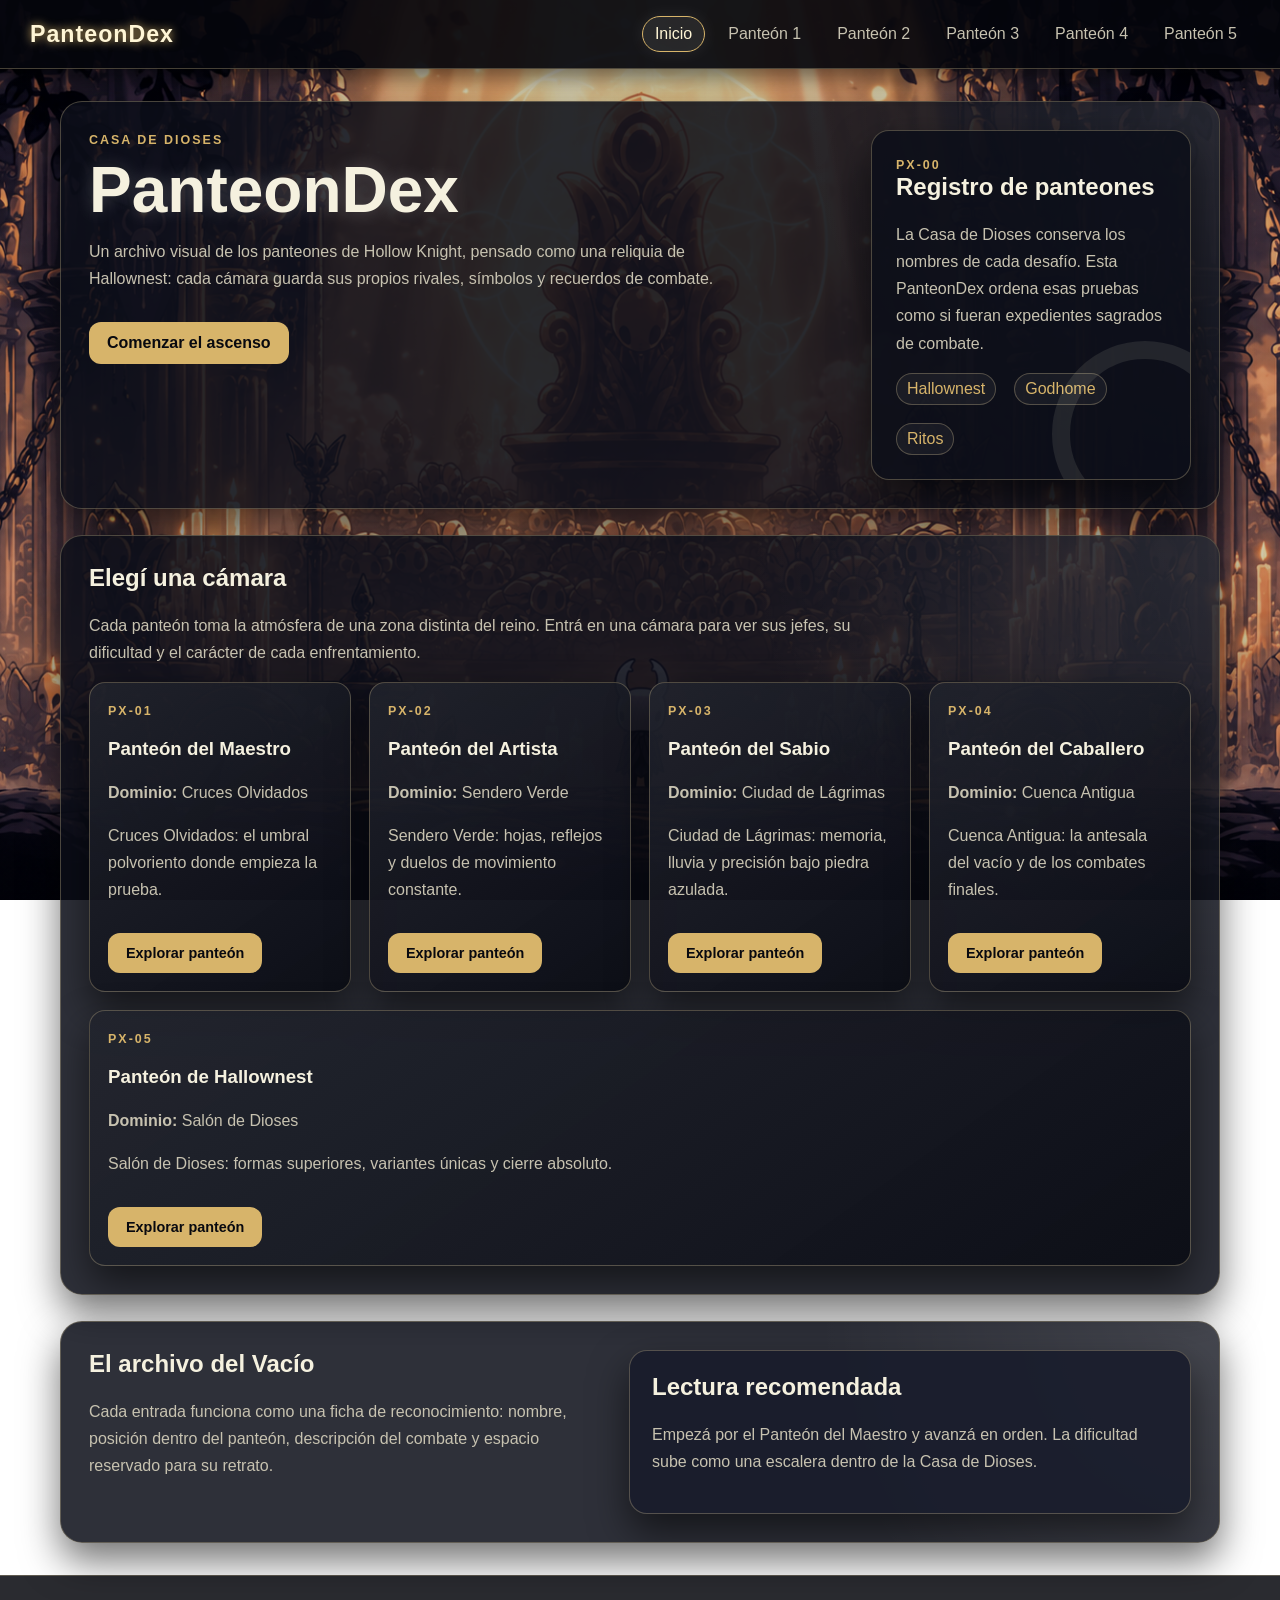
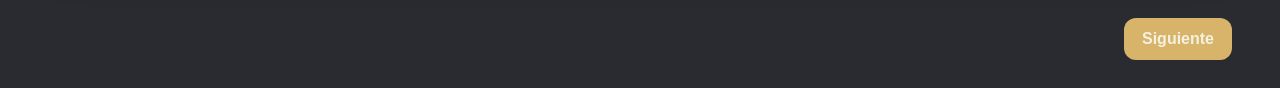
<file: index.html>
<!DOCTYPE html>
<html lang="es">
<head>
  <meta charset="UTF-8">
  <meta name="viewport" content="width=device-width, initial-scale=1.0">
  <title>PanteonDex | Inicio</title>
  <link rel="stylesheet" href="styles.css">
</head>
<body class="zona-inicio">
  <header class="encabezado-sitio">
  <a class="marca" href="index.html">PanteonDex</a>
  <nav class="navegacion-principal" aria-label="Navegación principal">
    <a href="index.html" class="activo">Inicio</a>
    <a href="paginas/panteon-1.html">Panteón 1</a>
    <a href="paginas/panteon-2.html">Panteón 2</a>
    <a href="paginas/panteon-3.html">Panteón 3</a>
    <a href="paginas/panteon-4.html">Panteón 4</a>
    <a href="paginas/panteon-5.html">Panteón 5</a>
  </nav>
</header>

  <main>
    <section class="panel heroe panel-con-fondo">
      <div class="texto-heroe">
        <span class="ceja">Casa de Dioses</span>
        <h1>PanteonDex</h1>
        <p>Un archivo visual de los panteones de Hollow Knight, pensado como una reliquia de Hallownest: cada cámara guarda sus propios rivales, símbolos y recuerdos de combate.</p>
        <a class="boton" href="paginas/panteon-1.html">Comenzar el ascenso</a>
      </div>

      <article class="tarjeta-dex tarjeta-introduccion">
        <span class="numero-dex">PX-00</span>
        <h2>Registro de panteones</h2>
        <p>La Casa de Dioses conserva los nombres de cada desafío. Esta PanteonDex ordena esas pruebas como si fueran expedientes sagrados de combate.</p>
        <div class="linea-estado">
          <span>Hallownest</span>
          <span>Godhome</span>
          <span>Ritos</span>
        </div>
      </article>
    </section>

    <section class="panel panel-con-fondo">
      <h2>Elegí una cámara</h2>
      <p class="texto-seccion">Cada panteón toma la atmósfera de una zona distinta del reino. Entrá en una cámara para ver sus jefes, su dificultad y el carácter de cada enfrentamiento.</p>
      <div class="fila-tarjetas">
        <a class="tarjeta-mini tarjeta-zona-1" href="paginas/panteon-1.html" aria-label="Explorar Panteón del Maestro">
          <span class="numero-dex">PX-01</span>
          <h3>Panteón del Maestro</h3>
          <p><strong>Dominio:</strong> Cruces Olvidados</p>
          <p>Cruces Olvidados: el umbral polvoriento donde empieza la prueba.</p>
          <span class="llamada-tarjeta">Explorar panteón</span>
        </a>
<a class="tarjeta-mini tarjeta-zona-2" href="paginas/panteon-2.html" aria-label="Explorar Panteón del Artista">
          <span class="numero-dex">PX-02</span>
          <h3>Panteón del Artista</h3>
          <p><strong>Dominio:</strong> Sendero Verde</p>
          <p>Sendero Verde: hojas, reflejos y duelos de movimiento constante.</p>
          <span class="llamada-tarjeta">Explorar panteón</span>
        </a>
<a class="tarjeta-mini tarjeta-zona-3" href="paginas/panteon-3.html" aria-label="Explorar Panteón del Sabio">
          <span class="numero-dex">PX-03</span>
          <h3>Panteón del Sabio</h3>
          <p><strong>Dominio:</strong> Ciudad de Lágrimas</p>
          <p>Ciudad de Lágrimas: memoria, lluvia y precisión bajo piedra azulada.</p>
          <span class="llamada-tarjeta">Explorar panteón</span>
        </a>
<a class="tarjeta-mini tarjeta-zona-4" href="paginas/panteon-4.html" aria-label="Explorar Panteón del Caballero">
          <span class="numero-dex">PX-04</span>
          <h3>Panteón del Caballero</h3>
          <p><strong>Dominio:</strong> Cuenca Antigua</p>
          <p>Cuenca Antigua: la antesala del vacío y de los combates finales.</p>
          <span class="llamada-tarjeta">Explorar panteón</span>
        </a>
<a class="tarjeta-mini tarjeta-zona-5" href="paginas/panteon-5.html" aria-label="Explorar Panteón de Hallownest">
          <span class="numero-dex">PX-05</span>
          <h3>Panteón de Hallownest</h3>
          <p><strong>Dominio:</strong> Salón de Dioses</p>
          <p>Salón de Dioses: formas superiores, variantes únicas y cierre absoluto.</p>
          <span class="llamada-tarjeta">Explorar panteón</span>
        </a>
      </div>
    </section>

    <section class="panel dos-columnas panel-con-fondo">
      <article>
        <h2>El archivo del Vacío</h2>
        <p>Cada entrada funciona como una ficha de reconocimiento: nombre, posición dentro del panteón, descripción del combate y espacio reservado para su retrato.</p>
      </article>
      <aside class="caja-nota">
        <h2>Lectura recomendada</h2>
        <p>Empezá por el Panteón del Maestro y avanzá en orden. La dificultad sube como una escalera dentro de la Casa de Dioses.</p>
      </aside>
    </section>
  </main>

  <footer class="pie-navegacion pie-inicio">
    <a class="boton-navegacion" href="paginas/panteon-1.html">Siguiente</a>
  </footer>
</body>
</html>
</file>
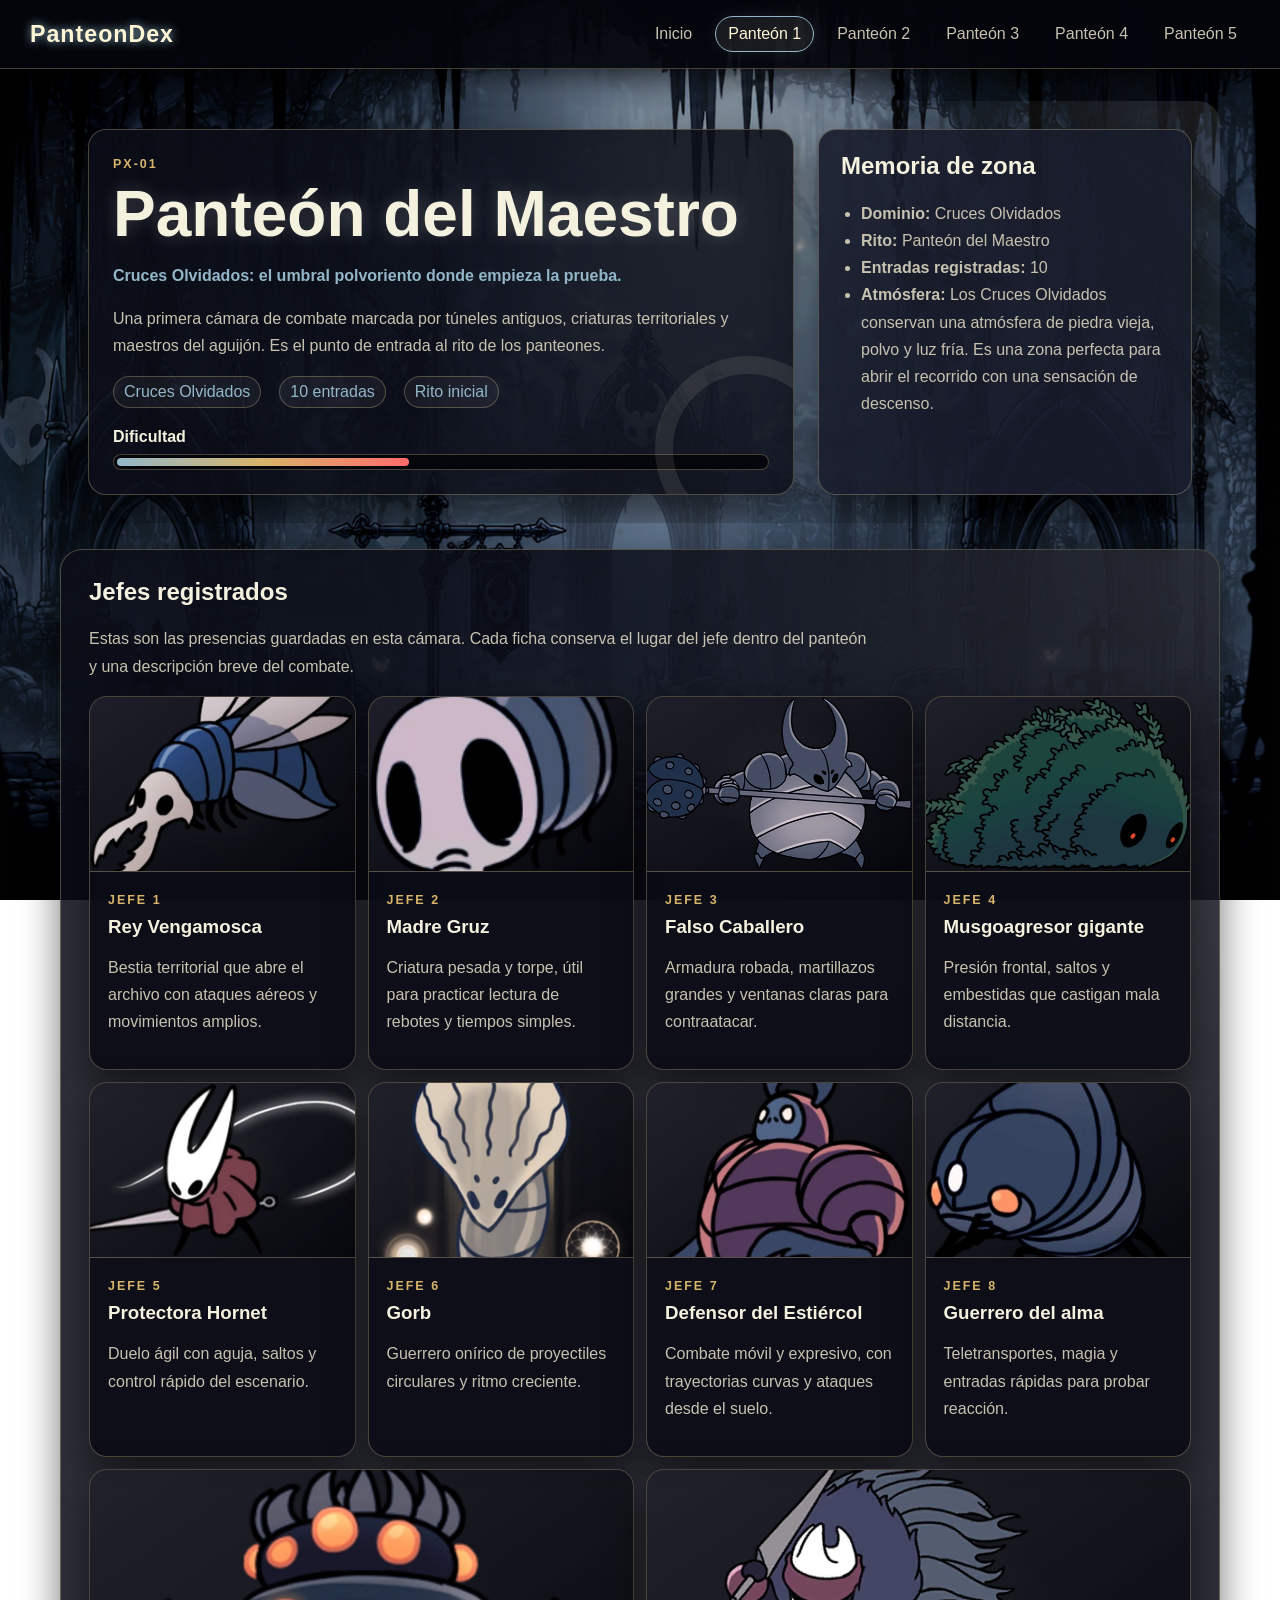
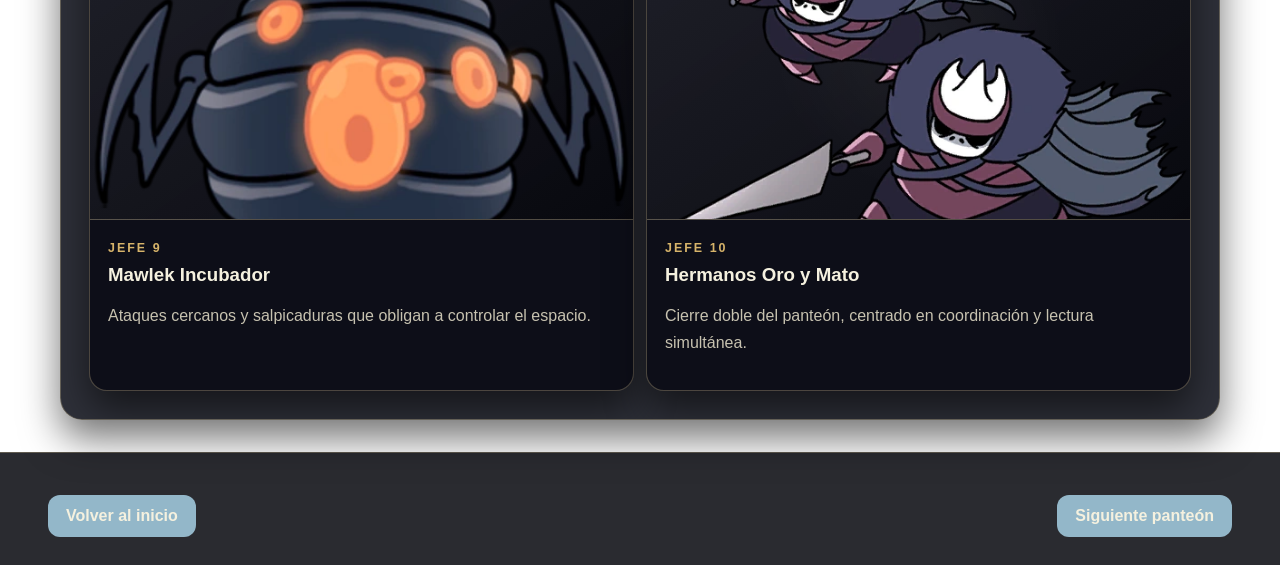
<file: paginas/panteon-1.html>
<!DOCTYPE html>
<html lang="es">
<head>
  <meta charset="UTF-8">
  <meta name="viewport" content="width=device-width, initial-scale=1.0">
  <title>PanteonDex | Panteón del Maestro</title>
  <link rel="stylesheet" href="../styles.css">
</head>
<body class="zona-panteon-1">
  <header class="encabezado-sitio">
  <a class="marca" href="../index.html">PanteonDex</a>
  <nav class="navegacion-principal" aria-label="Navegación principal">
    <a href="../index.html">Inicio</a>
    <a href="panteon-1.html" class="activo">Panteón 1</a>
    <a href="panteon-2.html">Panteón 2</a>
    <a href="panteon-3.html">Panteón 3</a>
    <a href="panteon-4.html">Panteón 4</a>
    <a href="panteon-5.html">Panteón 5</a>
  </nav>
</header>

  <main class="pagina-panteon">
    <section class="distribucion-dex panel-con-fondo">
      <article class="tarjeta-dex entrada-principal">
        <span class="numero-dex">PX-01</span>
        <h1>Panteón del Maestro</h1>
        <p class="subtitulo">Cruces Olvidados: el umbral polvoriento donde empieza la prueba.</p>
        <p>Una primera cámara de combate marcada por túneles antiguos, criaturas territoriales y maestros del aguijón. Es el punto de entrada al rito de los panteones.</p>
        <div class="linea-estado">
          <span>Cruces Olvidados</span>
          <span>10 entradas</span>
          <span>Rito inicial</span>
        </div>
        <div class="dificultad" aria-label="Dificultad 45 de 100">
          <span>Dificultad</span>
          <div class="barra"><div class="relleno" style="width: 45%;"></div></div>
        </div>
      </article>

      <aside class="panel-informacion">
        <h2>Memoria de zona</h2>
        <ul>
          <li><strong>Dominio:</strong> Cruces Olvidados</li>
          <li><strong>Rito:</strong> Panteón del Maestro</li>
          <li><strong>Entradas registradas:</strong> 10</li>
          <li><strong>Atmósfera:</strong> Los Cruces Olvidados conservan una atmósfera de piedra vieja, polvo y luz fría. Es una zona perfecta para abrir el recorrido con una sensación de descenso.</li>
        </ul>
      </aside>
    </section>

    <section class="panel panel-con-fondo">
      <h2>Jefes registrados</h2>
      <p class="texto-seccion">Estas son las presencias guardadas en esta cámara. Cada ficha conserva el lugar del jefe dentro del panteón y una descripción breve del combate.</p>
      <div class="lista-jefes">
        <article class="tarjeta-jefe">
          <div class="hueco-imagen">
            <img class="imagen-90" src="../Imagenes/imagenes-panteon-1/ReyVengamosca_Img1.png" alt="Retrato de Rey Vengamosca en la PanteonDex">
          </div>
          <div class="datos-jefe">
            <span class="etiqueta">Jefe 1</span>
            <h3>Rey Vengamosca</h3>
            <p>Bestia territorial que abre el archivo con ataques aéreos y movimientos amplios.</p>
          </div>
        </article>
        <article class="tarjeta-jefe">
          <div class="hueco-imagen">
            <img class="imagen-55" src="../Imagenes/imagenes-panteon-1/MadreGruz_Img2.png" alt="Retrato de Madre Gruz en la PanteonDex">
          </div>
          <div class="datos-jefe">
            <span class="etiqueta">Jefe 2</span>
            <h3>Madre Gruz</h3>
            <p>Criatura pesada y torpe, útil para practicar lectura de rebotes y tiempos simples.</p>
          </div>
        </article>
        <article class="tarjeta-jefe">
          <div class="hueco-imagen">
            <img src="../Imagenes/imagenes-panteon-1/FalsoCaballero_Img3.png" alt="Retrato de Falso Caballero en la PanteonDex">
          </div>
          <div class="datos-jefe">
            <span class="etiqueta">Jefe 3</span>
            <h3>Falso Caballero</h3>
            <p>Armadura robada, martillazos grandes y ventanas claras para contraatacar.</p>
          </div>
        </article>
        <article class="tarjeta-jefe">
          <div class="hueco-imagen">
            <img class="imagen-costado-90" src="../Imagenes/imagenes-panteon-1/MusgoagresorGigante_Img4.png" alt="Retrato de Musgoagresor gigante en la PanteonDex">
          </div>
          <div class="datos-jefe">
            <span class="etiqueta">Jefe 4</span>
            <h3>Musgoagresor gigante</h3>
            <p>Presión frontal, saltos y embestidas que castigan mala distancia.</p>
          </div>
        </article>
        <article class="tarjeta-jefe">
          <div class="hueco-imagen">
            <img src="../Imagenes/imagenes-panteon-1/ProtectoraHornet_Img5.png" alt="Retrato de Protectora Hornet en la PanteonDex">
          </div>
          <div class="datos-jefe">
            <span class="etiqueta">Jefe 5</span>
            <h3>Protectora Hornet</h3>
            <p>Duelo ágil con aguja, saltos y control rápido del escenario.</p>
          </div>
        </article>
        <article class="tarjeta-jefe">
          <div class="hueco-imagen">
            <img src="../Imagenes/imagenes-panteon-1/Gorb_Img6.png" alt="Retrato de Gorb en la PanteonDex">
          </div>
          <div class="datos-jefe">
            <span class="etiqueta">Jefe 6</span>
            <h3>Gorb</h3>
            <p>Guerrero onírico de proyectiles circulares y ritmo creciente.</p>
          </div>
        </article>
        <article class="tarjeta-jefe">
          <div class="hueco-imagen">
            <img class="imagen-30" src="../Imagenes/imagenes-panteon-1/DefensorDelEstiercol_Img7.png" alt="Retrato de Defensor del Estiércol en la PanteonDex">
          </div>
          <div class="datos-jefe">
            <span class="etiqueta">Jefe 7</span>
            <h3>Defensor del Estiércol</h3>
            <p>Combate móvil y expresivo, con trayectorias curvas y ataques desde el suelo.</p>
          </div>
        </article>
        <article class="tarjeta-jefe">
          <div class="hueco-imagen">
            <img class="imagen-90" src="../Imagenes/imagenes-panteon-1/GuerreroDelAlma_Img8.png" alt="Retrato de Guerrero del alma en la PanteonDex">
          </div>
          <div class="datos-jefe">
            <span class="etiqueta">Jefe 8</span>
            <h3>Guerrero del alma</h3>
            <p>Teletransportes, magia y entradas rápidas para probar reacción.</p>
          </div>
        </article>
        <article class="tarjeta-jefe">
          <div class="hueco-imagen imagen-agrandada">
            <img class="imagen-10" src="../Imagenes/imagenes-panteon-1/MawlekIncubador_Img9.png" alt="Retrato de Mawlek Incubador en la PanteonDex">
          </div>
          <div class="datos-jefe">
            <span class="etiqueta">Jefe 9</span>
            <h3>Mawlek Incubador</h3>
            <p>Ataques cercanos y salpicaduras que obligan a controlar el espacio.</p>
          </div>
        </article>
        <article class="tarjeta-jefe">
          <div class="hueco-imagen imagen-agrandada">
            <img src="../Imagenes/imagenes-panteon-1/HermanosOroYMato_Img10.png" alt="Retrato de Hermanos Oro y Mato en la PanteonDex">
          </div>
          <div class="datos-jefe">
            <span class="etiqueta">Jefe 10</span>
            <h3>Hermanos Oro y Mato</h3>
            <p>Cierre doble del panteón, centrado en coordinación y lectura simultánea.</p>
          </div>
        </article>
      </div>
    </section>
  </main>

  <footer class="pie-navegacion">
  <a class="boton-navegacion" href="../index.html">Volver al inicio</a>
  <a class="boton-navegacion" href="panteon-2.html">Siguiente panteón</a>
</footer>
</body>
</html>
</file>
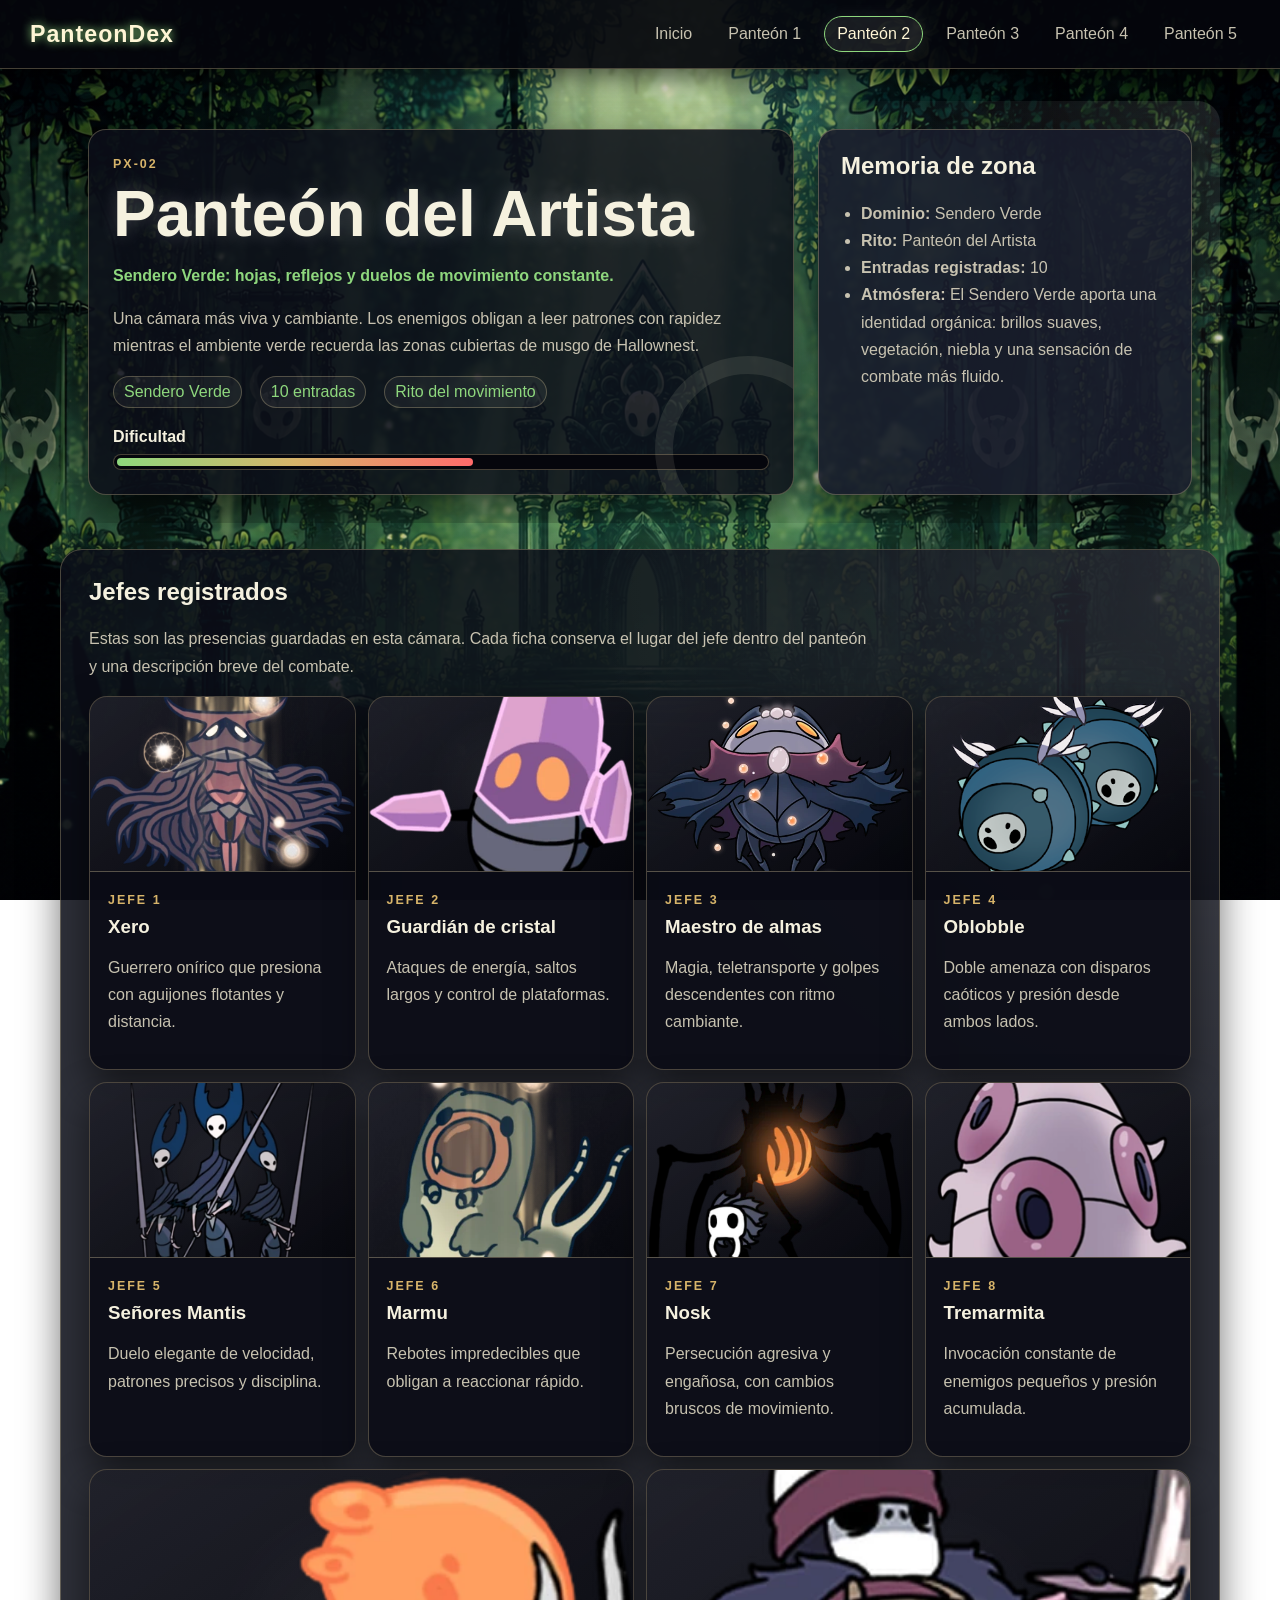
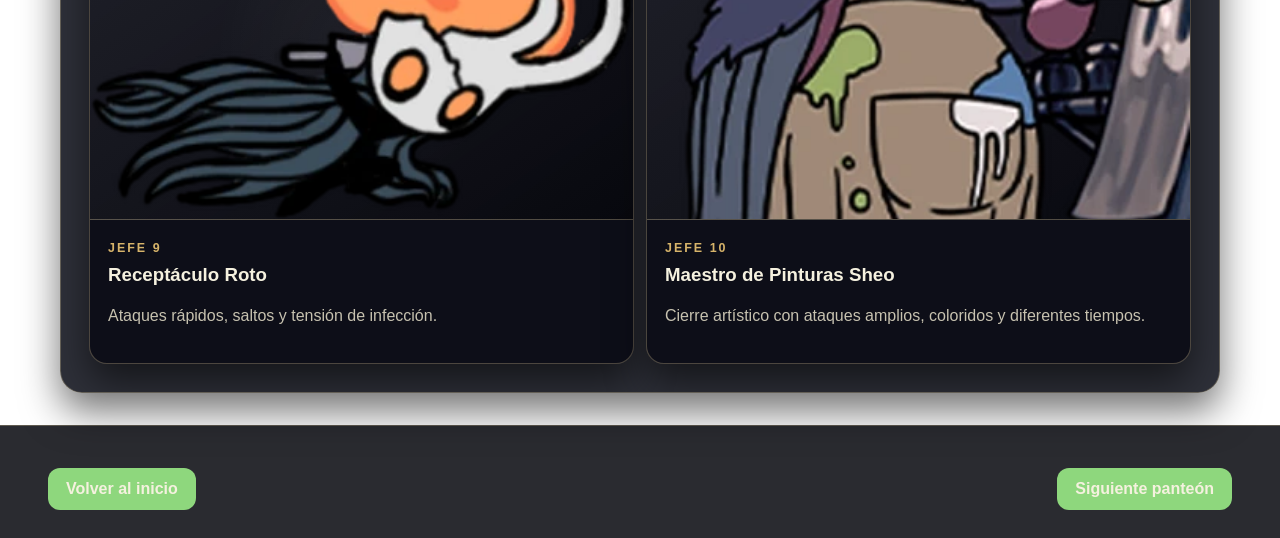
<file: paginas/panteon-2.html>
<!DOCTYPE html>
<html lang="es">
<head>
  <meta charset="UTF-8">
  <meta name="viewport" content="width=device-width, initial-scale=1.0">
  <title>PanteonDex | Panteón del Artista</title>
  <link rel="stylesheet" href="../styles.css">
</head>
<body class="zona-panteon-2">
  <header class="encabezado-sitio">
  <a class="marca" href="../index.html">PanteonDex</a>
  <nav class="navegacion-principal" aria-label="Navegación principal">
    <a href="../index.html">Inicio</a>
    <a href="panteon-1.html">Panteón 1</a>
    <a href="panteon-2.html" class="activo">Panteón 2</a>
    <a href="panteon-3.html">Panteón 3</a>
    <a href="panteon-4.html">Panteón 4</a>
    <a href="panteon-5.html">Panteón 5</a>
  </nav>
</header>

  <main class="pagina-panteon">
    <section class="distribucion-dex panel-con-fondo">
      <article class="tarjeta-dex entrada-principal">
        <span class="numero-dex">PX-02</span>
        <h1>Panteón del Artista</h1>
        <p class="subtitulo">Sendero Verde: hojas, reflejos y duelos de movimiento constante.</p>
        <p>Una cámara más viva y cambiante. Los enemigos obligan a leer patrones con rapidez mientras el ambiente verde recuerda las zonas cubiertas de musgo de Hallownest.</p>
        <div class="linea-estado">
          <span>Sendero Verde</span>
          <span>10 entradas</span>
          <span>Rito del movimiento</span>
        </div>
        <div class="dificultad" aria-label="Dificultad 55 de 100">
          <span>Dificultad</span>
          <div class="barra"><div class="relleno" style="width: 55%;"></div></div>
        </div>
      </article>

      <aside class="panel-informacion">
        <h2>Memoria de zona</h2>
        <ul>
          <li><strong>Dominio:</strong> Sendero Verde</li>
          <li><strong>Rito:</strong> Panteón del Artista</li>
          <li><strong>Entradas registradas:</strong> 10</li>
          <li><strong>Atmósfera:</strong> El Sendero Verde aporta una identidad orgánica: brillos suaves, vegetación, niebla y una sensación de combate más fluido.</li>
        </ul>
      </aside>
    </section>

    <section class="panel panel-con-fondo">
      <h2>Jefes registrados</h2>
      <p class="texto-seccion">Estas son las presencias guardadas en esta cámara. Cada ficha conserva el lugar del jefe dentro del panteón y una descripción breve del combate.</p>
      <div class="lista-jefes">
        <article class="tarjeta-jefe">
          <div class="hueco-imagen">
            <img src="../Imagenes/imagenes-panteon-2/Xero_Img1.png" alt="Retrato de Xero en la PanteonDex">
          </div>
          <div class="datos-jefe">
            <span class="etiqueta">Jefe 1</span>
            <h3>Xero</h3>
            <p>Guerrero onírico que presiona con aguijones flotantes y distancia.</p>
          </div>
        </article>
        <article class="tarjeta-jefe">
          <div class="hueco-imagen">
            <img src="../Imagenes/imagenes-panteon-2/GuardianDeCristal_Img2.png" alt="Retrato de Guardián de cristal en la PanteonDex">
          </div>
          <div class="datos-jefe">
            <span class="etiqueta">Jefe 2</span>
            <h3>Guardián de cristal</h3>
            <p>Ataques de energía, saltos largos y control de plataformas.</p>
          </div>
        </article>
        <article class="tarjeta-jefe">
          <div class="hueco-imagen">
            <img src="../Imagenes/imagenes-panteon-2/MaestroDeAlmas_Img3.png" alt="Retrato de Maestro de almas en la PanteonDex">
          </div>
          <div class="datos-jefe">
            <span class="etiqueta">Jefe 3</span>
            <h3>Maestro de almas</h3>
            <p>Magia, teletransporte y golpes descendentes con ritmo cambiante.</p>
          </div>
        </article>
        <article class="tarjeta-jefe">
          <div class="hueco-imagen">
            <img src="../Imagenes/imagenes-panteon-2/Oblobble_Img4.png" alt="Retrato de Oblobble en la PanteonDex">
          </div>
          <div class="datos-jefe">
            <span class="etiqueta">Jefe 4</span>
            <h3>Oblobble</h3>
            <p>Doble amenaza con disparos caóticos y presión desde ambos lados.</p>
          </div>
        </article>
        <article class="tarjeta-jefe">
          <div class="hueco-imagen">
            <img class="imagen-30" src="../Imagenes/imagenes-panteon-2/SenoresMantis_Img5.png" alt="Retrato de Señores Mantis en la PanteonDex">
          </div>
          <div class="datos-jefe">
            <span class="etiqueta">Jefe 5</span>
            <h3>Señores Mantis</h3>
            <p>Duelo elegante de velocidad, patrones precisos y disciplina.</p>
          </div>
        </article>
        <article class="tarjeta-jefe">
          <div class="hueco-imagen">
            <img class="imagen-40" src="../Imagenes/imagenes-panteon-2/Marmu_Img6.png" alt="Retrato de Marmu en la PanteonDex">
          </div>
          <div class="datos-jefe">
            <span class="etiqueta">Jefe 6</span>
            <h3>Marmu</h3>
            <p>Rebotes impredecibles que obligan a reaccionar rápido.</p>
          </div>
        </article>
        <article class="tarjeta-jefe">
          <div class="hueco-imagen">
            <img src="../Imagenes/imagenes-panteon-2/Nosk_Img7.png" alt="Retrato de Nosk en la PanteonDex">
          </div>
          <div class="datos-jefe">
            <span class="etiqueta">Jefe 7</span>
            <h3>Nosk</h3>
            <p>Persecución agresiva y engañosa, con cambios bruscos de movimiento.</p>
          </div>
        </article>
        <article class="tarjeta-jefe">
          <div class="hueco-imagen">
            <img class="imagen-10" src="../Imagenes/imagenes-panteon-2/Tremarmita_Img8.png" alt="Retrato de Tremarmita en la PanteonDex">
          </div>
          <div class="datos-jefe">
            <span class="etiqueta">Jefe 8</span>
            <h3>Tremarmita</h3>
            <p>Invocación constante de enemigos pequeños y presión acumulada.</p>
          </div>
        </article>
        <article class="tarjeta-jefe">
          <div class="hueco-imagen imagen-agrandada">
            <img src="../Imagenes/imagenes-panteon-2/ReceptaculoRoto_Img9.png" alt="Retrato de Receptáculo Roto en la PanteonDex">
          </div>
          <div class="datos-jefe">
            <span class="etiqueta">Jefe 9</span>
            <h3>Receptáculo Roto</h3>
            <p>Ataques rápidos, saltos y tensión de infección.</p>
          </div>
        </article>
        <article class="tarjeta-jefe">
          <div class="hueco-imagen imagen-agrandada">
            <img src="../Imagenes/imagenes-panteon-2/MaestroDePinturasSheo_Img10.png" alt="Retrato de Maestro de Pinturas Sheo en la PanteonDex">
          </div>
          <div class="datos-jefe">
            <span class="etiqueta">Jefe 10</span>
            <h3>Maestro de Pinturas Sheo</h3>
            <p>Cierre artístico con ataques amplios, coloridos y diferentes tiempos.</p>
          </div>
        </article>
      </div>
    </section>
  </main>

  <footer class="pie-navegacion">
  <a class="boton-navegacion" href="../index.html">Volver al inicio</a>
  <a class="boton-navegacion" href="panteon-3.html">Siguiente panteón</a>
</footer>
</body>
</html>
</file>
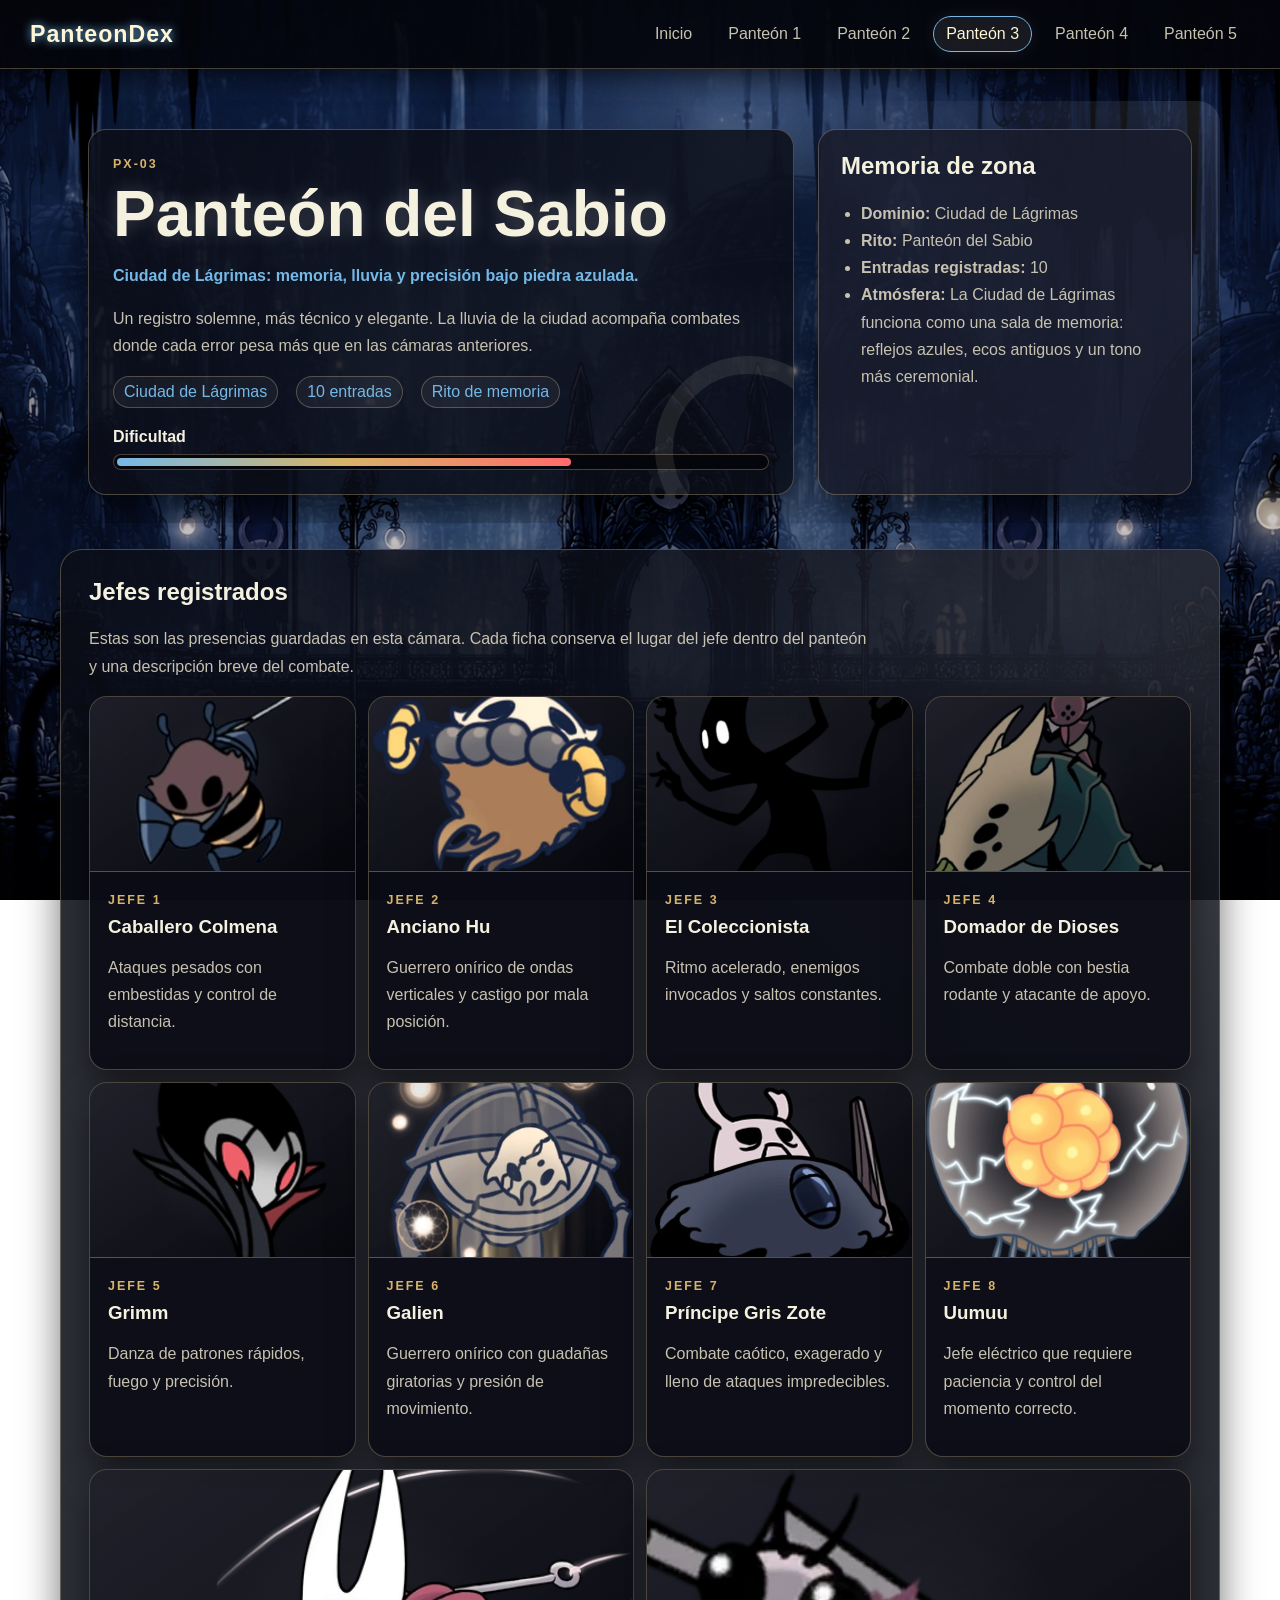
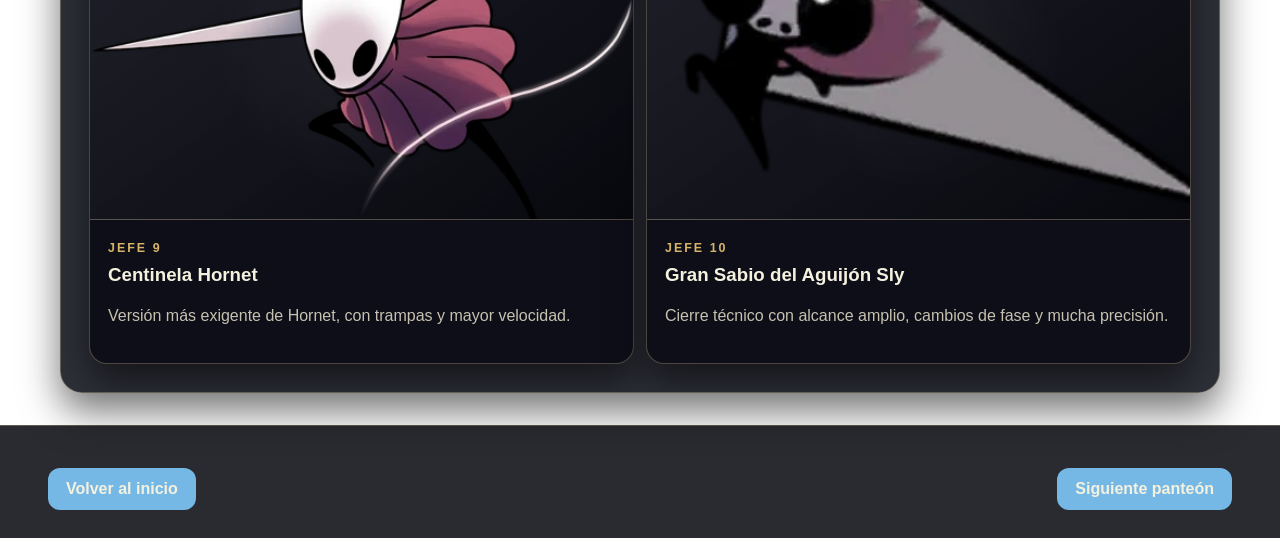
<file: paginas/panteon-3.html>
<!DOCTYPE html>
<html lang="es">
<head>
  <meta charset="UTF-8">
  <meta name="viewport" content="width=device-width, initial-scale=1.0">
  <title>PanteonDex | Panteón del Sabio</title>
  <link rel="stylesheet" href="../styles.css">
</head>
<body class="zona-panteon-3">
  <header class="encabezado-sitio">
  <a class="marca" href="../index.html">PanteonDex</a>
  <nav class="navegacion-principal" aria-label="Navegación principal">
    <a href="../index.html">Inicio</a>
    <a href="panteon-1.html">Panteón 1</a>
    <a href="panteon-2.html">Panteón 2</a>
    <a href="panteon-3.html" class="activo">Panteón 3</a>
    <a href="panteon-4.html">Panteón 4</a>
    <a href="panteon-5.html">Panteón 5</a>
  </nav>
</header>

  <main class="pagina-panteon">
    <section class="distribucion-dex panel-con-fondo">
      <article class="tarjeta-dex entrada-principal">
        <span class="numero-dex">PX-03</span>
        <h1>Panteón del Sabio</h1>
        <p class="subtitulo">Ciudad de Lágrimas: memoria, lluvia y precisión bajo piedra azulada.</p>
        <p>Un registro solemne, más técnico y elegante. La lluvia de la ciudad acompaña combates donde cada error pesa más que en las cámaras anteriores.</p>
        <div class="linea-estado">
          <span>Ciudad de Lágrimas</span>
          <span>10 entradas</span>
          <span>Rito de memoria</span>
        </div>
        <div class="dificultad" aria-label="Dificultad 70 de 100">
          <span>Dificultad</span>
          <div class="barra"><div class="relleno" style="width: 70%;"></div></div>
        </div>
      </article>

      <aside class="panel-informacion">
        <h2>Memoria de zona</h2>
        <ul>
          <li><strong>Dominio:</strong> Ciudad de Lágrimas</li>
          <li><strong>Rito:</strong> Panteón del Sabio</li>
          <li><strong>Entradas registradas:</strong> 10</li>
          <li><strong>Atmósfera:</strong> La Ciudad de Lágrimas funciona como una sala de memoria: reflejos azules, ecos antiguos y un tono más ceremonial.</li>
        </ul>
      </aside>
    </section>

    <section class="panel panel-con-fondo">
      <h2>Jefes registrados</h2>
      <p class="texto-seccion">Estas son las presencias guardadas en esta cámara. Cada ficha conserva el lugar del jefe dentro del panteón y una descripción breve del combate.</p>
      <div class="lista-jefes">
        <article class="tarjeta-jefe">
          <div class="hueco-imagen">
            <img src="../Imagenes/imagenes-panteon-3/CaballeroColmena_Img1.png" alt="Retrato de Caballero Colmena en la PanteonDex">
          </div>
          <div class="datos-jefe">
            <span class="etiqueta">Jefe 1</span>
            <h3>Caballero Colmena</h3>
            <p>Ataques pesados con embestidas y control de distancia.</p>
          </div>
        </article>
        <article class="tarjeta-jefe">
          <div class="hueco-imagen">
            <img src="../Imagenes/imagenes-panteon-3/AncianoHu_Img2.png" alt="Retrato de Anciano Hu en la PanteonDex">
          </div>
          <div class="datos-jefe">
            <span class="etiqueta">Jefe 2</span>
            <h3>Anciano Hu</h3>
            <p>Guerrero onírico de ondas verticales y castigo por mala posición.</p>
          </div>
        </article>
        <article class="tarjeta-jefe">
          <div class="hueco-imagen">
            <img src="../Imagenes/imagenes-panteon-3/ElColeccionista_Img3.png" alt="Retrato de El Coleccionista en la PanteonDex">
          </div>
          <div class="datos-jefe">
            <span class="etiqueta">Jefe 3</span>
            <h3>El Coleccionista</h3>
            <p>Ritmo acelerado, enemigos invocados y saltos constantes.</p>
          </div>
        </article>
        <article class="tarjeta-jefe">
          <div class="hueco-imagen">
            <img src="../Imagenes/imagenes-panteon-3/DomadorDeDioses_Img4.png" alt="Retrato de Domador de Dioses en la PanteonDex">
          </div>
          <div class="datos-jefe">
            <span class="etiqueta">Jefe 4</span>
            <h3>Domador de Dioses</h3>
            <p>Combate doble con bestia rodante y atacante de apoyo.</p>
          </div>
        </article>
        <article class="tarjeta-jefe">
          <div class="hueco-imagen">
            <img class="imagen-10" src="../Imagenes/imagenes-panteon-3/Grimm_Img5.png" alt="Retrato de Grimm en la PanteonDex">
          </div>
          <div class="datos-jefe">
            <span class="etiqueta">Jefe 5</span>
            <h3>Grimm</h3>
            <p>Danza de patrones rápidos, fuego y precisión.</p>
          </div>
        </article>
        <article class="tarjeta-jefe">
          <div class="hueco-imagen">
            <img class="imagen-40" src="../Imagenes/imagenes-panteon-3/Galien_Img6.png" alt="Retrato de Galien en la PanteonDex">
          </div>
          <div class="datos-jefe">
            <span class="etiqueta">Jefe 6</span>
            <h3>Galien</h3>
            <p>Guerrero onírico con guadañas giratorias y presión de movimiento.</p>
          </div>
        </article>
        <article class="tarjeta-jefe">
          <div class="hueco-imagen">
            <img class="imagen-10" src="../Imagenes/imagenes-panteon-3/PrincipeGrisZote_Img7.png" alt="Retrato de Príncipe Gris Zote en la PanteonDex">
          </div>
          <div class="datos-jefe">
            <span class="etiqueta">Jefe 7</span>
            <h3>Príncipe Gris Zote</h3>
            <p>Combate caótico, exagerado y lleno de ataques impredecibles.</p>
          </div>
        </article>
        <article class="tarjeta-jefe">
          <div class="hueco-imagen">
            <img src="../Imagenes/imagenes-panteon-3/Uumuu_Img8.png" alt="Retrato de Uumuu en la PanteonDex">
          </div>
          <div class="datos-jefe">
            <span class="etiqueta">Jefe 8</span>
            <h3>Uumuu</h3>
            <p>Jefe eléctrico que requiere paciencia y control del momento correcto.</p>
          </div>
        </article>
        <article class="tarjeta-jefe">
          <div class="hueco-imagen imagen-agrandada">
            <img src="../Imagenes/imagenes-panteon-3/CentinelaHornet_Img9.png" alt="Retrato de Centinela Hornet en la PanteonDex">
          </div>
          <div class="datos-jefe">
            <span class="etiqueta">Jefe 9</span>
            <h3>Centinela Hornet</h3>
            <p>Versión más exigente de Hornet, con trampas y mayor velocidad.</p>
          </div>
        </article>
        <article class="tarjeta-jefe">
          <div class="hueco-imagen imagen-agrandada">
            <img src="../Imagenes/imagenes-panteon-3/GranSabioDelAguijonSly_Img10.png" alt="Retrato de Gran Sabio del Aguijón Sly en la PanteonDex">
          </div>
          <div class="datos-jefe">
            <span class="etiqueta">Jefe 10</span>
            <h3>Gran Sabio del Aguijón Sly</h3>
            <p>Cierre técnico con alcance amplio, cambios de fase y mucha precisión.</p>
          </div>
        </article>
      </div>
    </section>
  </main>

  <footer class="pie-navegacion">
  <a class="boton-navegacion" href="../index.html">Volver al inicio</a>
  <a class="boton-navegacion" href="panteon-4.html">Siguiente panteón</a>
</footer>
</body>
</html>
</file>
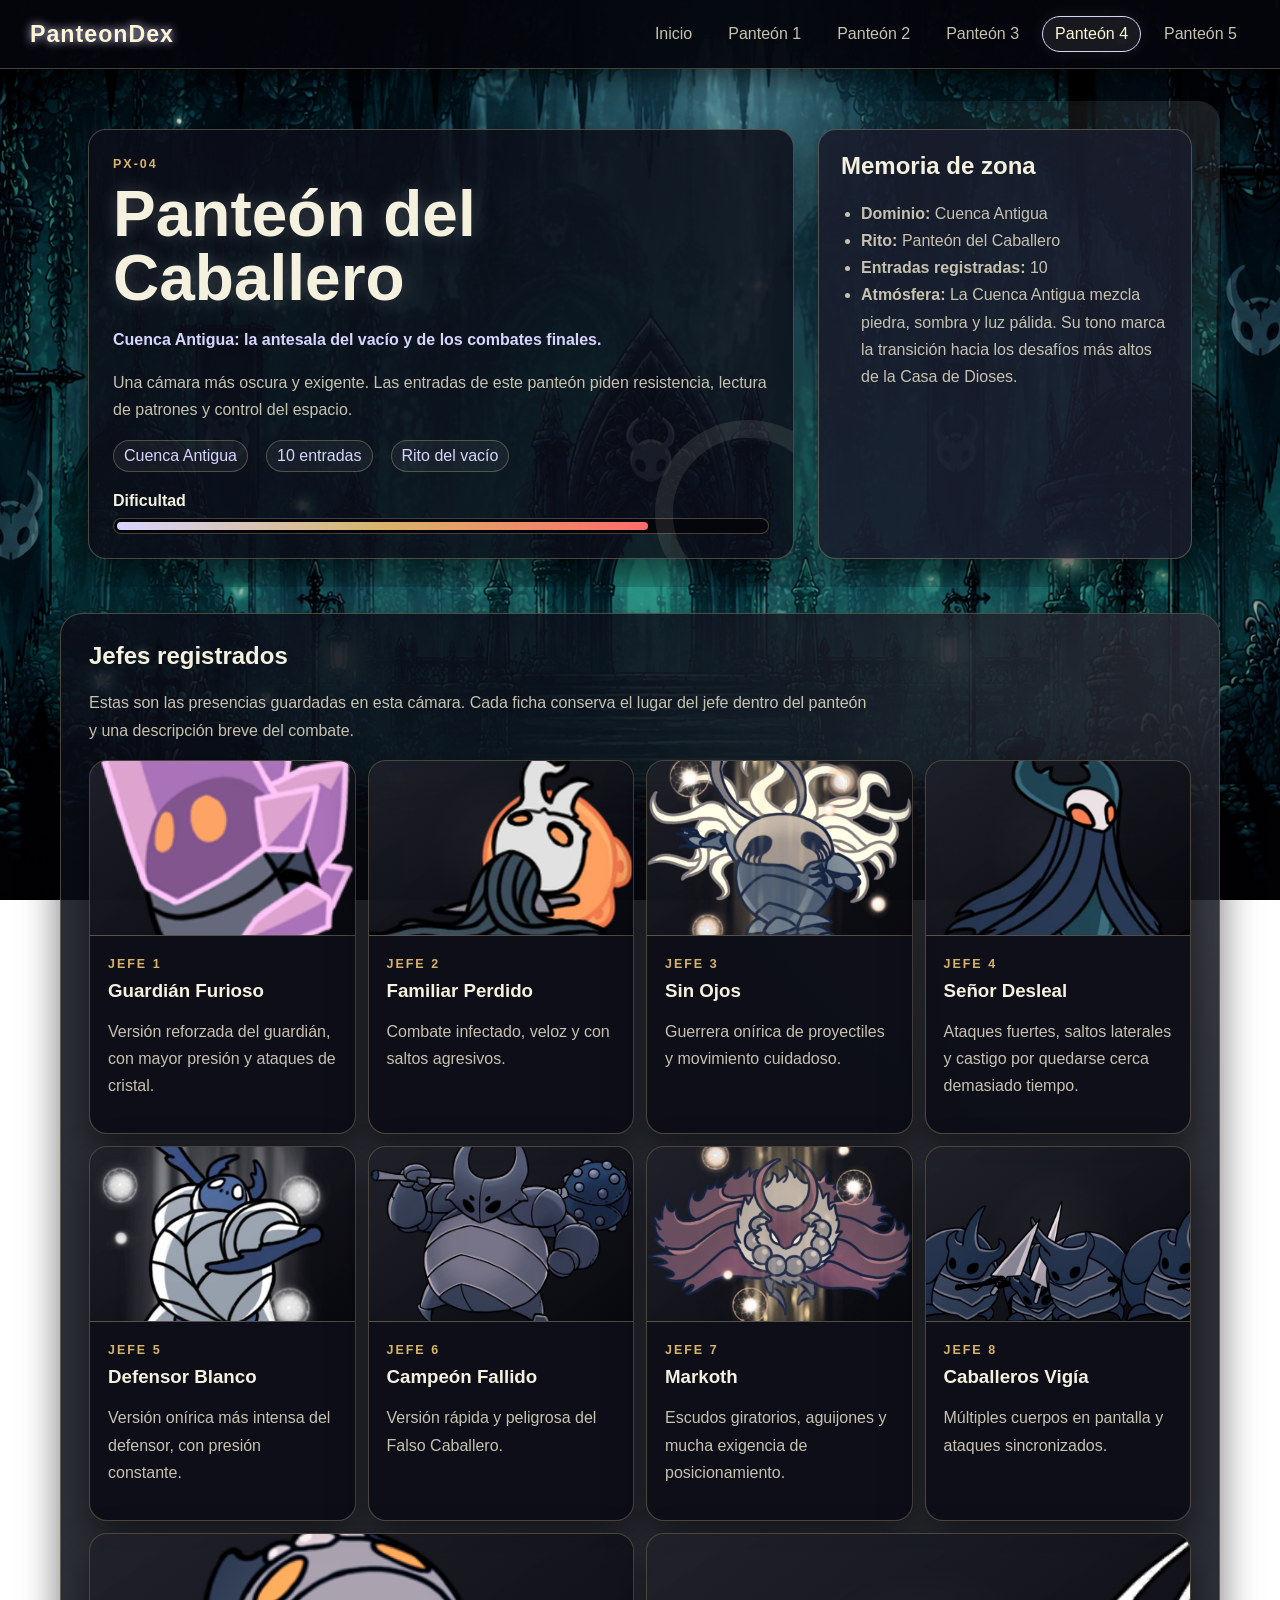
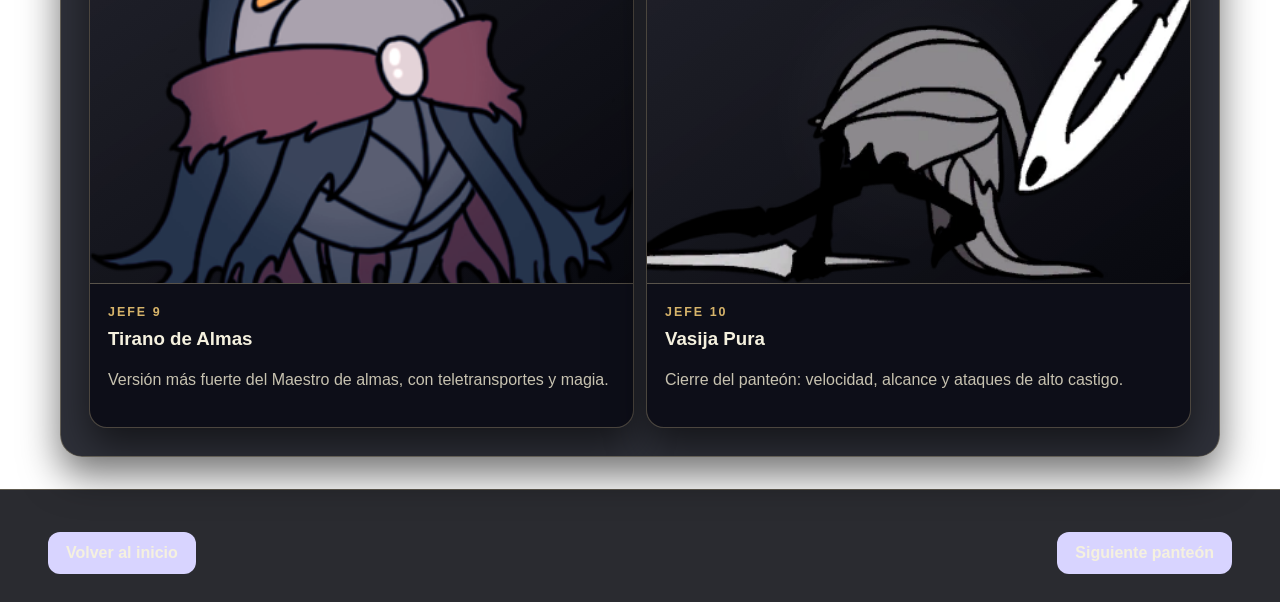
<file: paginas/panteon-4.html>
<!DOCTYPE html>
<html lang="es">
<head>
  <meta charset="UTF-8">
  <meta name="viewport" content="width=device-width, initial-scale=1.0">
  <title>PanteonDex | Panteón del Caballero</title>
  <link rel="stylesheet" href="../styles.css">
</head>
<body class="zona-panteon-4">
  <header class="encabezado-sitio">
  <a class="marca" href="../index.html">PanteonDex</a>
  <nav class="navegacion-principal" aria-label="Navegación principal">
    <a href="../index.html">Inicio</a>
    <a href="panteon-1.html">Panteón 1</a>
    <a href="panteon-2.html">Panteón 2</a>
    <a href="panteon-3.html">Panteón 3</a>
    <a href="panteon-4.html" class="activo">Panteón 4</a>
    <a href="panteon-5.html">Panteón 5</a>
  </nav>
</header>

  <main class="pagina-panteon">
    <section class="distribucion-dex panel-con-fondo">
      <article class="tarjeta-dex entrada-principal">
        <span class="numero-dex">PX-04</span>
        <h1>Panteón del Caballero</h1>
        <p class="subtitulo">Cuenca Antigua: la antesala del vacío y de los combates finales.</p>
        <p>Una cámara más oscura y exigente. Las entradas de este panteón piden resistencia, lectura de patrones y control del espacio.</p>
        <div class="linea-estado">
          <span>Cuenca Antigua</span>
          <span>10 entradas</span>
          <span>Rito del vacío</span>
        </div>
        <div class="dificultad" aria-label="Dificultad 82 de 100">
          <span>Dificultad</span>
          <div class="barra"><div class="relleno" style="width: 82%;"></div></div>
        </div>
      </article>

      <aside class="panel-informacion">
        <h2>Memoria de zona</h2>
        <ul>
          <li><strong>Dominio:</strong> Cuenca Antigua</li>
          <li><strong>Rito:</strong> Panteón del Caballero</li>
          <li><strong>Entradas registradas:</strong> 10</li>
          <li><strong>Atmósfera:</strong> La Cuenca Antigua mezcla piedra, sombra y luz pálida. Su tono marca la transición hacia los desafíos más altos de la Casa de Dioses.</li>
        </ul>
      </aside>
    </section>

    <section class="panel panel-con-fondo">
      <h2>Jefes registrados</h2>
      <p class="texto-seccion">Estas son las presencias guardadas en esta cámara. Cada ficha conserva el lugar del jefe dentro del panteón y una descripción breve del combate.</p>
      <div class="lista-jefes">
        <article class="tarjeta-jefe">
          <div class="hueco-imagen">
            <img src="../Imagenes/imagenes-panteon-4/GuardianFurioso_Img1.png" alt="Retrato de Guardián Furioso en la PanteonDex">
          </div>
          <div class="datos-jefe">
            <span class="etiqueta">Jefe 1</span>
            <h3>Guardián Furioso</h3>
            <p>Versión reforzada del guardián, con mayor presión y ataques de cristal.</p>
          </div>
        </article>
        <article class="tarjeta-jefe">
          <div class="hueco-imagen">
            <img src="../Imagenes/imagenes-panteon-4/FamiliarPerdido_Img2.png" alt="Retrato de Familiar Perdido en la PanteonDex">
          </div>
          <div class="datos-jefe">
            <span class="etiqueta">Jefe 2</span>
            <h3>Familiar Perdido</h3>
            <p>Combate infectado, veloz y con saltos agresivos.</p>
          </div>
        </article>
        <article class="tarjeta-jefe">
          <div class="hueco-imagen">
            <img src="../Imagenes/imagenes-panteon-4/SinOjos_Img3.png" alt="Retrato de Sin Ojos en la PanteonDex">
          </div>
          <div class="datos-jefe">
            <span class="etiqueta">Jefe 3</span>
            <h3>Sin Ojos</h3>
            <p>Guerrera onírica de proyectiles y movimiento cuidadoso.</p>
          </div>
        </article>
        <article class="tarjeta-jefe">
          <div class="hueco-imagen">
            <img class="imagen-10" src="../Imagenes/imagenes-panteon-4/SenorDesleal_Img4.png" alt="Retrato de Señor Desleal en la PanteonDex">
          </div>
          <div class="datos-jefe">
            <span class="etiqueta">Jefe 4</span>
            <h3>Señor Desleal</h3>
            <p>Ataques fuertes, saltos laterales y castigo por quedarse cerca demasiado tiempo.</p>
          </div>
        </article>
        <article class="tarjeta-jefe">
          <div class="hueco-imagen">
            <img src="../Imagenes/imagenes-panteon-4/DefensorBlanco_Img5.png" alt="Retrato de Defensor Blanco en la PanteonDex">
          </div>
          <div class="datos-jefe">
            <span class="etiqueta">Jefe 5</span>
            <h3>Defensor Blanco</h3>
            <p>Versión onírica más intensa del defensor, con presión constante.</p>
          </div>
        </article>
        <article class="tarjeta-jefe">
          <div class="hueco-imagen">
            <img src="../Imagenes/imagenes-panteon-4/CampeonFallido_Img6.png" alt="Retrato de Campeón Fallidp en la PanteonDex">
          </div>
          <div class="datos-jefe">
            <span class="etiqueta">Jefe 6</span>
            <h3>Campeón Fallido</h3>
            <p>Versión rápida y peligrosa del Falso Caballero.</p>
          </div>
        </article>
        <article class="tarjeta-jefe">
          <div class="hueco-imagen">
            <img src="../Imagenes/imagenes-panteon-4/Markoth_Img7.png" alt="Retrato de Markoth en la PanteonDex">
          </div>
          <div class="datos-jefe">
            <span class="etiqueta">Jefe 7</span>
            <h3>Markoth</h3>
            <p>Escudos giratorios, aguijones y mucha exigencia de posicionamiento.</p>
          </div>
        </article>
        <article class="tarjeta-jefe">
          <div class="hueco-imagen">
            <img src="../Imagenes/imagenes-panteon-4/CaballerosVigia_Img8.png" alt="Retrato de Caballeros Vigía en la PanteonDex">
          </div>
          <div class="datos-jefe">
            <span class="etiqueta">Jefe 8</span>
            <h3>Caballeros Vigía</h3>
            <p>Múltiples cuerpos en pantalla y ataques sincronizados.</p>
          </div>
        </article>
        <article class="tarjeta-jefe">
          <div class="hueco-imagen imagen-agrandada">
            <img class="imagen-10" src="../Imagenes/imagenes-panteon-4/TiranoDeAlmas_Img9.png" alt="Retrato de Tirano de Almas en la PanteonDex">
          </div>
          <div class="datos-jefe">
            <span class="etiqueta">Jefe 9</span>
            <h3>Tirano de Almas</h3>
            <p>Versión más fuerte del Maestro de almas, con teletransportes y magia.</p>
          </div>
        </article>
        <article class="tarjeta-jefe">
          <div class="hueco-imagen imagen-agrandada">
            <img class="imagen-costado-90" src="../Imagenes/imagenes-panteon-4/VasijaPura_Img10.png" alt="Retrato de Vasija Pura en la PanteonDex">
          </div>
          <div class="datos-jefe">
            <span class="etiqueta">Jefe 10</span>
            <h3>Vasija Pura</h3>
            <p>Cierre del panteón: velocidad, alcance y ataques de alto castigo.</p>
          </div>
        </article>
      </div>
    </section>
  </main>

  <footer class="pie-navegacion">
  <a class="boton-navegacion" href="../index.html">Volver al inicio</a>
  <a class="boton-navegacion" href="panteon-5.html">Siguiente panteón</a>
</footer>
</body>
</html>
</file>
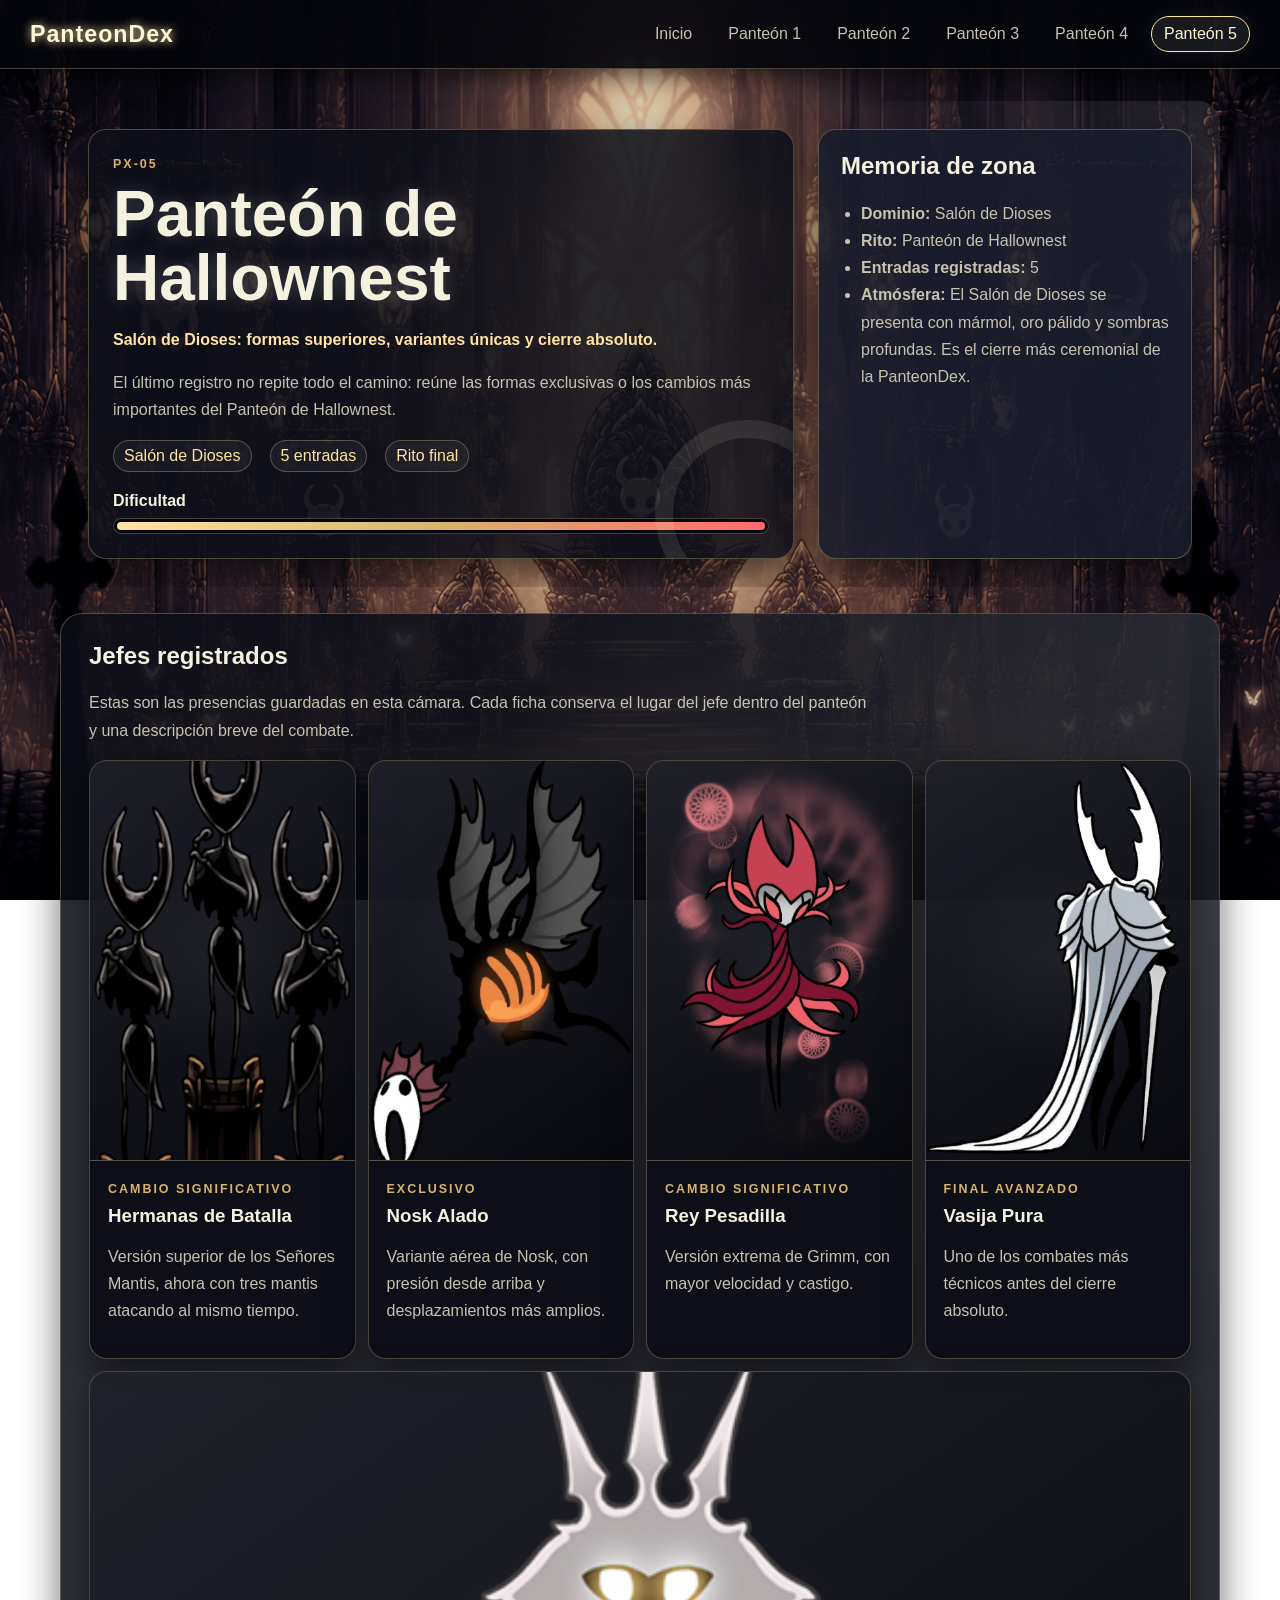
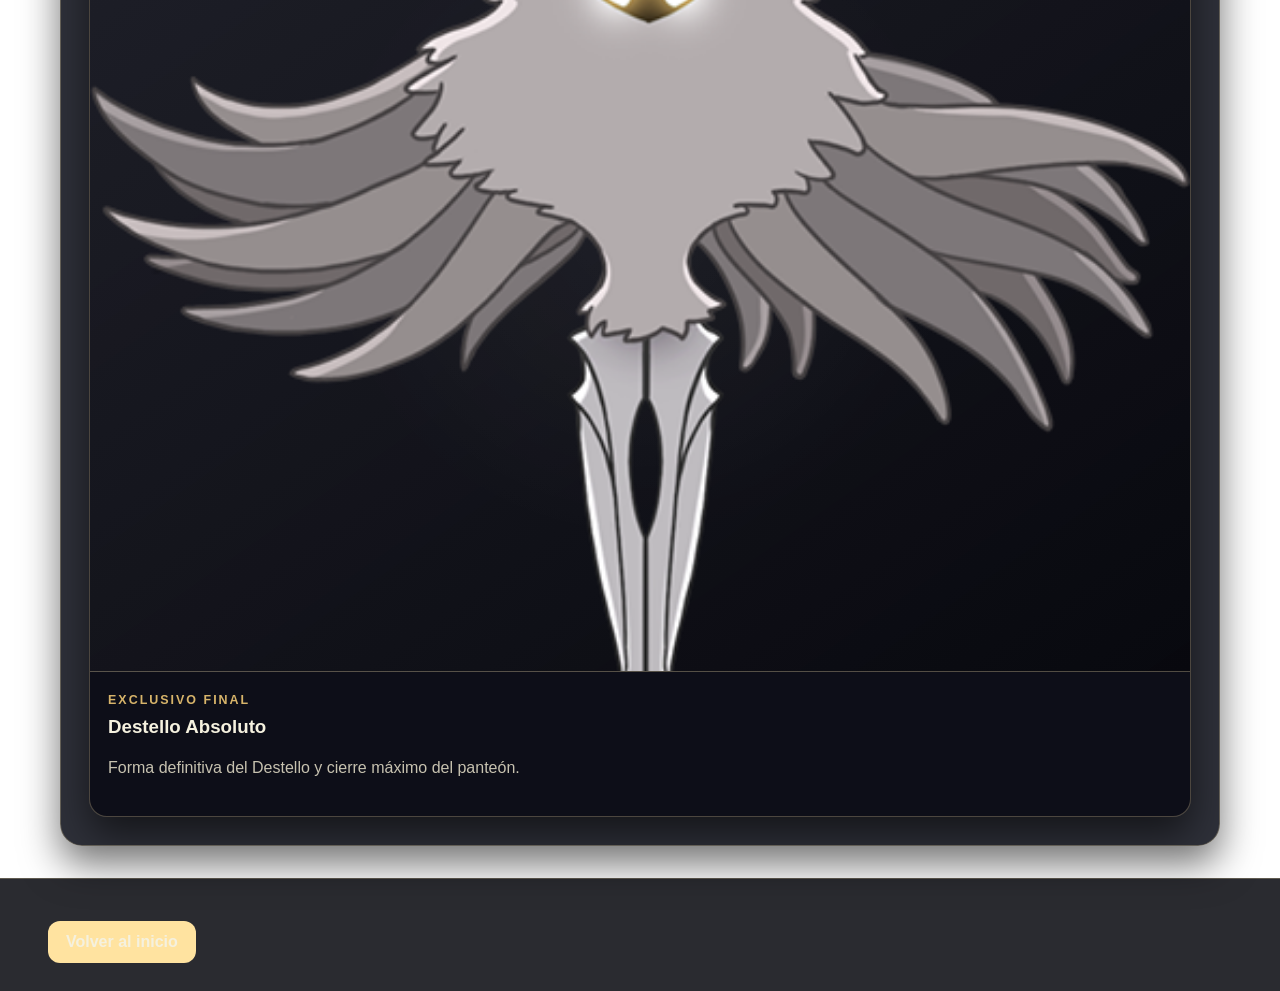
<file: paginas/panteon-5.html>
<!DOCTYPE html>
<html lang="es">
<head>
  <meta charset="UTF-8">
  <meta name="viewport" content="width=device-width, initial-scale=1.0">
  <title>PanteonDex | Panteón de Hallownest</title>
  <link rel="stylesheet" href="../styles.css">
</head>
<body class="zona-panteon-5">
  <header class="encabezado-sitio">
  <a class="marca" href="../index.html">PanteonDex</a>
  <nav class="navegacion-principal" aria-label="Navegación principal">
    <a href="../index.html">Inicio</a>
    <a href="panteon-1.html">Panteón 1</a>
    <a href="panteon-2.html">Panteón 2</a>
    <a href="panteon-3.html">Panteón 3</a>
    <a href="panteon-4.html">Panteón 4</a>
    <a href="panteon-5.html" class="activo">Panteón 5</a>
  </nav>
</header>

  <main class="pagina-panteon">
    <section class="distribucion-dex panel-con-fondo">
      <article class="tarjeta-dex entrada-principal">
        <span class="numero-dex">PX-05</span>
        <h1>Panteón de Hallownest</h1>
        <p class="subtitulo">Salón de Dioses: formas superiores, variantes únicas y cierre absoluto.</p>
        <p>El último registro no repite todo el camino: reúne las formas exclusivas o los cambios más importantes del Panteón de Hallownest.</p>
        <div class="linea-estado">
          <span>Salón de Dioses</span>
          <span>5 entradas</span>
          <span>Rito final</span>
        </div>
        <div class="dificultad" aria-label="Dificultad 100 de 100">
          <span>Dificultad</span>
          <div class="barra"><div class="relleno" style="width: 100%;"></div></div>
        </div>
      </article>

      <aside class="panel-informacion">
        <h2>Memoria de zona</h2>
        <ul>
          <li><strong>Dominio:</strong> Salón de Dioses</li>
          <li><strong>Rito:</strong> Panteón de Hallownest</li>
          <li><strong>Entradas registradas:</strong> 5</li>
          <li><strong>Atmósfera:</strong> El Salón de Dioses se presenta con mármol, oro pálido y sombras profundas. Es el cierre más ceremonial de la PanteonDex.</li>
        </ul>
      </aside>
    </section>

    <section class="panel panel-con-fondo">
      <h2>Jefes registrados</h2>
      <p class="texto-seccion">Estas son las presencias guardadas en esta cámara. Cada ficha conserva el lugar del jefe dentro del panteón y una descripción breve del combate.</p>
      <div class="lista-jefes">
        <article class="tarjeta-jefe">
          <div class="hueco-imagen imagen-P5">
            <img src="../Imagenes/imagenes-panteon-5/HermanasDeBatalla_Img1.png" alt="Retrato de Hermanas de Batalla en la PanteonDex">
          </div>
          <div class="datos-jefe">
            <span class="etiqueta">Cambio significativo</span>
            <h3>Hermanas de Batalla</h3>
            <p>Versión superior de los Señores Mantis, ahora con tres mantis atacando al mismo tiempo.</p>
          </div>
        </article>
        <article class="tarjeta-jefe">
          <div class="hueco-imagen imagen-P5">
            <img src="../Imagenes/imagenes-panteon-5/NoskAlado_Img2.png" alt="Retrato de Nosk Alado en la PanteonDex">
          </div>
          <div class="datos-jefe">
            <span class="etiqueta">Exclusivo</span>
            <h3>Nosk Alado</h3>
            <p>Variante aérea de Nosk, con presión desde arriba y desplazamientos más amplios.</p>
          </div>
        </article>
        <article class="tarjeta-jefe">
          <div class="hueco-imagen imagen-P5">
            <img src="../Imagenes/imagenes-panteon-5/ReyPesadilla_Img3.png" alt="Retrato de Rey Pesadilla en la PanteonDex">
          </div>
          <div class="datos-jefe">
            <span class="etiqueta">Cambio significativo</span>
            <h3>Rey Pesadilla</h3>
            <p>Versión extrema de Grimm, con mayor velocidad y castigo.</p>
          </div>
        </article>
        <article class="tarjeta-jefe">
          <div class="hueco-imagen imagen-P5">
            <img src="../Imagenes/imagenes-panteon-5/VasijaPura_Img4.png" alt="Retrato de Vasija Pura en la PanteonDex">
          </div>
          <div class="datos-jefe">
            <span class="etiqueta">Final avanzado</span>
            <h3>Vasija Pura</h3>
            <p>Uno de los combates más técnicos antes del cierre absoluto.</p>
          </div>
        </article>
        <article class="tarjeta-jefe">
          <div class="hueco-imagen imagen-destello">
            <img src="../Imagenes/imagenes-panteon-5/DestelloAbsoluto_Img5.png" alt="Retrato de Destello Absoluto en la PanteonDex">
          </div>
          <div class="datos-jefe">
            <span class="etiqueta">Exclusivo final</span>
            <h3>Destello Absoluto</h3>
            <p>Forma definitiva del Destello y cierre máximo del panteón.</p>
          </div>
        </article>
      </div>
    </section>
  </main>

  <footer class="pie-navegacion pie-final">
  <a class="boton-navegacion" href="../index.html">Volver al inicio</a>
</footer>
</body>
</html>
</file>
<file: styles.css>
:root {
  --fondo-base: #05060c;
  --panel: rgba(12, 14, 25, 0.86);
  --panel-claro: rgba(25, 28, 44, 0.9);
  --texto: #f5f1df;
  --texto-suave: #c7c2b0;
  --linea: rgba(235, 214, 160, 0.28);
  --dorado: #d7b46a;
  --blanco-hueso: #fff6d6;
  --sombra: rgba(0, 0, 0, 0.55);
  --color-zona: #9fd4ff;
  --color-zona-oscuro: #10192c;
  --fondo-zona: none;
}

* {
  box-sizing: border-box;
}

body {
  margin: 0;
  min-height: 100vh;
  color: var(--texto);
  font-family: Arial, sans-serif;
  background-image:
    linear-gradient(rgba(5, 6, 12, 0.15), rgba(5, 6, 12, 0.22)),
    var(--fondo-zona),
    radial-gradient(circle at top, var(--color-zona-oscuro), var(--fondo-base));
  background-size: cover, cover, cover;
  background-position: center, center, center;
  background-attachment: fixed;
}

.zona-inicio {
  --color-zona: #d7b46a;
  --color-zona-oscuro: #16121f;
  --fondo-zona: url("Imagenes/imagenes-fondos/CasaDeDioses-img-P0.png");
}

.zona-panteon-1 {
  --color-zona: #93b7c9;
  --color-zona-oscuro: #121721;
  --fondo-zona: url("Imagenes/imagenes-fondos/CrucesOlvidados-img-P1.png");
}

.zona-panteon-2 {
  --color-zona: #8ed77d;
  --color-zona-oscuro: #0f2418;
  --fondo-zona: url("Imagenes/imagenes-fondos/SenderoVerde-img-P2.png");
}

.zona-panteon-3 {
  --color-zona: #75b8e6;
  --color-zona-oscuro: #0b1728;
  --fondo-zona: url("Imagenes/imagenes-fondos/CiudadDeLagrimas-img-P3.png");
}

.zona-panteon-4 {
  --color-zona: #d8d4ff;
  --color-zona-oscuro: #090914;
  --fondo-zona: url("Imagenes/imagenes-fondos/CuencaAntigua-img-P4.png");
}

.zona-panteon-5 {
  --color-zona: #ffe3a0;
  --color-zona-oscuro: #1c1620;
  --fondo-zona: url("Imagenes/imagenes-fondos/SalonDeDioses-img-P5.png");
}

.encabezado-sitio {
  position: sticky;
  top: 0;
  z-index: 10;
  display: flex;
  justify-content: space-between;
  align-items: center;
  gap: 18px;
  padding: 16px 30px;
  background-color: rgba(5, 6, 12, 0.92);
  border-bottom: 1px solid var(--linea);
  box-shadow: 0 8px 24px var(--sombra);
}

.marca {
  color: var(--blanco-hueso);
  font-size: 1.45rem;
  font-weight: bold;
  text-decoration: none;
  letter-spacing: 1px;
  text-shadow: 0 0 10px var(--color-zona);
}

.navegacion-principal {
  display: flex;
  justify-content: flex-end;
  flex-wrap: wrap;
  gap: 10px;
}

.navegacion-principal a,
.tarjeta-mini,
.pie-navegacion a {
  color: var(--texto);
  text-decoration: none;
}

.navegacion-principal a {
  padding: 8px 12px;
  border: 1px solid transparent;
  border-radius: 999px;
  color: var(--texto-suave);
}

.navegacion-principal a:hover,
.navegacion-principal .activo {
  color: var(--blanco-hueso);
  border-color: var(--color-zona);
  background-color: rgba(255, 255, 255, 0.08);
  box-shadow: 0 0 18px rgba(255, 255, 255, 0.08);
}

main {
  width: min(1160px, 92%);
  margin: 32px auto;
}

.panel,
.tarjeta-dex,
.panel-informacion,
.tarjeta-mini,
.tarjeta-jefe,
.caja-nota {
  border: 1px solid var(--linea);
  background-color: var(--panel);
  box-shadow: 0 18px 38px var(--sombra);
}

.panel,
.panel-con-fondo {
  position: relative;
  margin-bottom: 26px;
  padding: 28px;
  border-radius: 22px;
  overflow: hidden;
}

.panel-con-fondo::before {
  content: "";
  position: absolute;
  inset: 0;
  background: radial-gradient(circle at top right, rgba(255,255,255,0.11), transparent 34%);
  pointer-events: none;
}

.heroe,
.distribucion-dex,
.dos-columnas {
  display: flex;
  gap: 24px;
  align-items: stretch;
}

.heroe {
  justify-content: space-between;
  min-height: 360px;
}

.texto-heroe,
.entrada-principal,
.panel-informacion,
.caja-nota,
.tarjeta-mini,
.tarjeta-jefe {
  position: relative;
  z-index: 1;
}

.texto-heroe {
  max-width: 640px;
}

.ceja,
.etiqueta,
.numero-dex {
  color: var(--dorado);
  text-transform: uppercase;
  font-size: 0.78rem;
  letter-spacing: 2px;
  font-weight: bold;
}

h1 {
  margin: 10px 0;
  font-size: clamp(2.2rem, 5vw, 4.3rem);
  line-height: 1;
  text-shadow: 0 0 18px rgba(255, 255, 255, 0.2);
}

h2 {
  margin-top: 0;
}

p,
li {
  color: var(--texto-suave);
  line-height: 1.7;
}

.texto-seccion {
  max-width: 780px;
}

.boton,
.boton-navegacion,
.llamada-tarjeta {
  display: inline-block;
  margin-top: 14px;
  padding: 12px 18px;
  color: #08090f;
  background-color: var(--color-zona);
  border-radius: 12px;
  text-decoration: none;
  font-weight: bold;
}

.boton:hover,
.boton-navegacion:hover,
.tarjeta-mini:hover .llamada-tarjeta {
  background-color: var(--blanco-hueso);
  transform: translateY(-3px);
}

.tarjeta-dex {
  position: relative;
  padding: 24px;
  border-radius: 18px;
  overflow: hidden;
}

.tarjeta-dex::after {
  content: "";
  position: absolute;
  right: -48px;
  bottom: -48px;
  width: 150px;
  height: 150px;
  border: 18px solid rgba(255, 246, 214, 0.09);
  border-radius: 50%;
}

.tarjeta-introduccion {
  flex: 0 0 320px;
  min-height: 250px;
}

.linea-estado,
.fila-tarjetas,
.lista-jefes {
  display: flex;
  flex-wrap: wrap;
  gap: 18px;
}

.linea-estado span {
  padding: 6px 10px;
  border: 1px solid var(--linea);
  border-radius: 999px;
  color: var(--color-zona);
  background-color: rgba(255, 255, 255, 0.05);
}

.tarjeta-mini {
  flex: 1 1 210px;
  padding: 18px;
  border-radius: 16px;
  background-image: linear-gradient(145deg, rgba(255,255,255,0.08), rgba(0,0,0,0.18));
}

.tarjeta-mini:hover,
.tarjeta-jefe:hover {
  transform: translateY(-4px);
  border-color: var(--color-zona);
}

.llamada-tarjeta {
  font-size: 0.9rem;
}

.tarjeta-mini,
.tarjeta-jefe,
.navegacion-principal a,
.boton,
.boton-navegacion,
.llamada-tarjeta {
  transition: 0.25s;
}

.dos-columnas > *,
.distribucion-dex > * {
  flex: 1;
}

.caja-nota,
.panel-informacion {
  padding: 22px;
  border-radius: 18px;
  background-color: var(--panel-claro);
}

.pagina-panteon {
  margin-top: 32px;
}

.entrada-principal {
  flex: 2;
}

.subtitulo {
  color: var(--color-zona);
  font-weight: bold;
}

.dificultad {
  margin-top: 20px;
}

.dificultad span {
  display: block;
  margin-bottom: 8px;
  color: var(--texto);
  font-weight: bold;
}

.barra {
  height: 16px;
  padding: 3px;
  background-color: #05060c;
  border: 1px solid var(--linea);
  border-radius: 999px;
}

.relleno {
  height: 100%;
  border-radius: 999px;
  background: linear-gradient(to right, var(--color-zona), var(--dorado), #ff6b6b);
}

.panel-informacion ul {
  padding-left: 20px;
}

.lista-jefes {
  align-items: stretch;
  gap: 12px;
}

.tarjeta-jefe {
  flex: 1 1 250px;
  display: flex;
  flex-direction: column;
  border-radius: 18px;
  overflow: hidden;
  background-color: rgba(10, 12, 22, 0.9);
}

.hueco-imagen {
  height: 175px;
  background:
    linear-gradient(145deg, rgba(255,255,255,0.08), rgba(0,0,0,0.4)),
    radial-gradient(circle at center, rgba(255,255,255,0.06), transparent 45%);
  border-bottom: 1px solid var(--linea);
  overflow: hidden;
}

.imagen-agrandada {
  height: 350px;
}

.imagen-P5 {
  height: 400px;
}

.imagen-destello {
  height: 900px;
}

.hueco-imagen img {
  display: block;
  width: 100%;
  height: 100%;
  object-fit: cover;
  font-size: 14px;
  color: var(--texto-suave);
  text-align: center;
  line-height: 1.4;
}

.datos-jefe {
  padding: 18px;
}

.tarjeta-jefe h3 {
  color: var(--texto);
  margin: 8px 0;
}

.pie-navegacion {
  display: flex;
  justify-content: space-between;
  align-items: center;
  gap: 18px;
  padding: 28px min(4vw, 48px);
  border-top: 1px solid var(--linea);
  background-color: rgba(5, 6, 12, 0.85);
}

.pie-inicio {
  justify-content: flex-end;
}

.pie-final {
  justify-content: flex-start;
}

@media (max-width: 760px) {
  .encabezado-sitio,
  .heroe,
  .dos-columnas,
  .distribucion-dex,
  .pie-navegacion {
    flex-direction: column;
    align-items: stretch;
  }

  .navegacion-principal {
    justify-content: flex-start;
  }

  .tarjeta-introduccion {
    flex-basis: auto;
  }

  .panel,
  .panel-con-fondo {
    padding: 20px;
  }
}

.imagen-10 {
  object-position: center 10%;
}

.imagen-30 {
  object-position: center 30%;
}

.imagen-40 {
  object-position: center 40%;
}

.imagen-55 {
  object-position: center 55%;
}

.imagen-90 {
  object-position: center 90%;
}

.imagen-costado-90 {
  object-position: 90% center;
}
</file>
